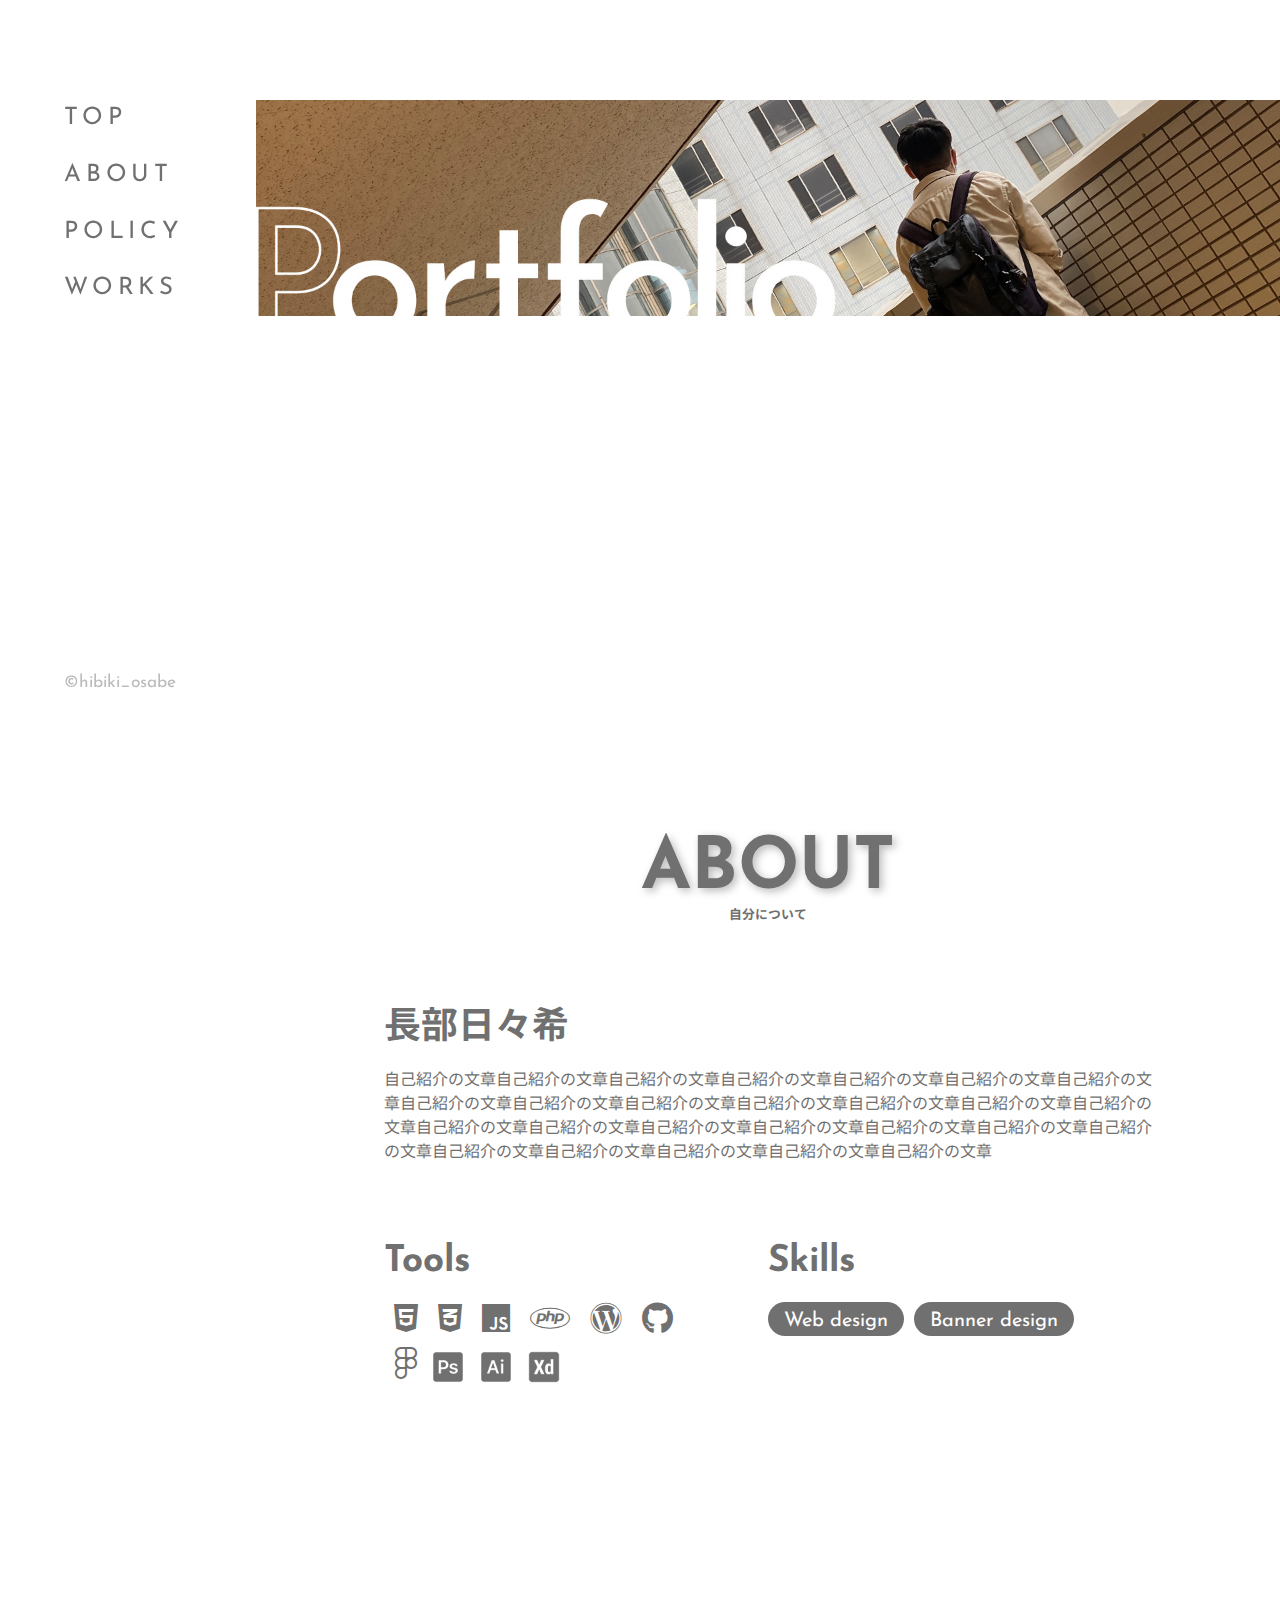
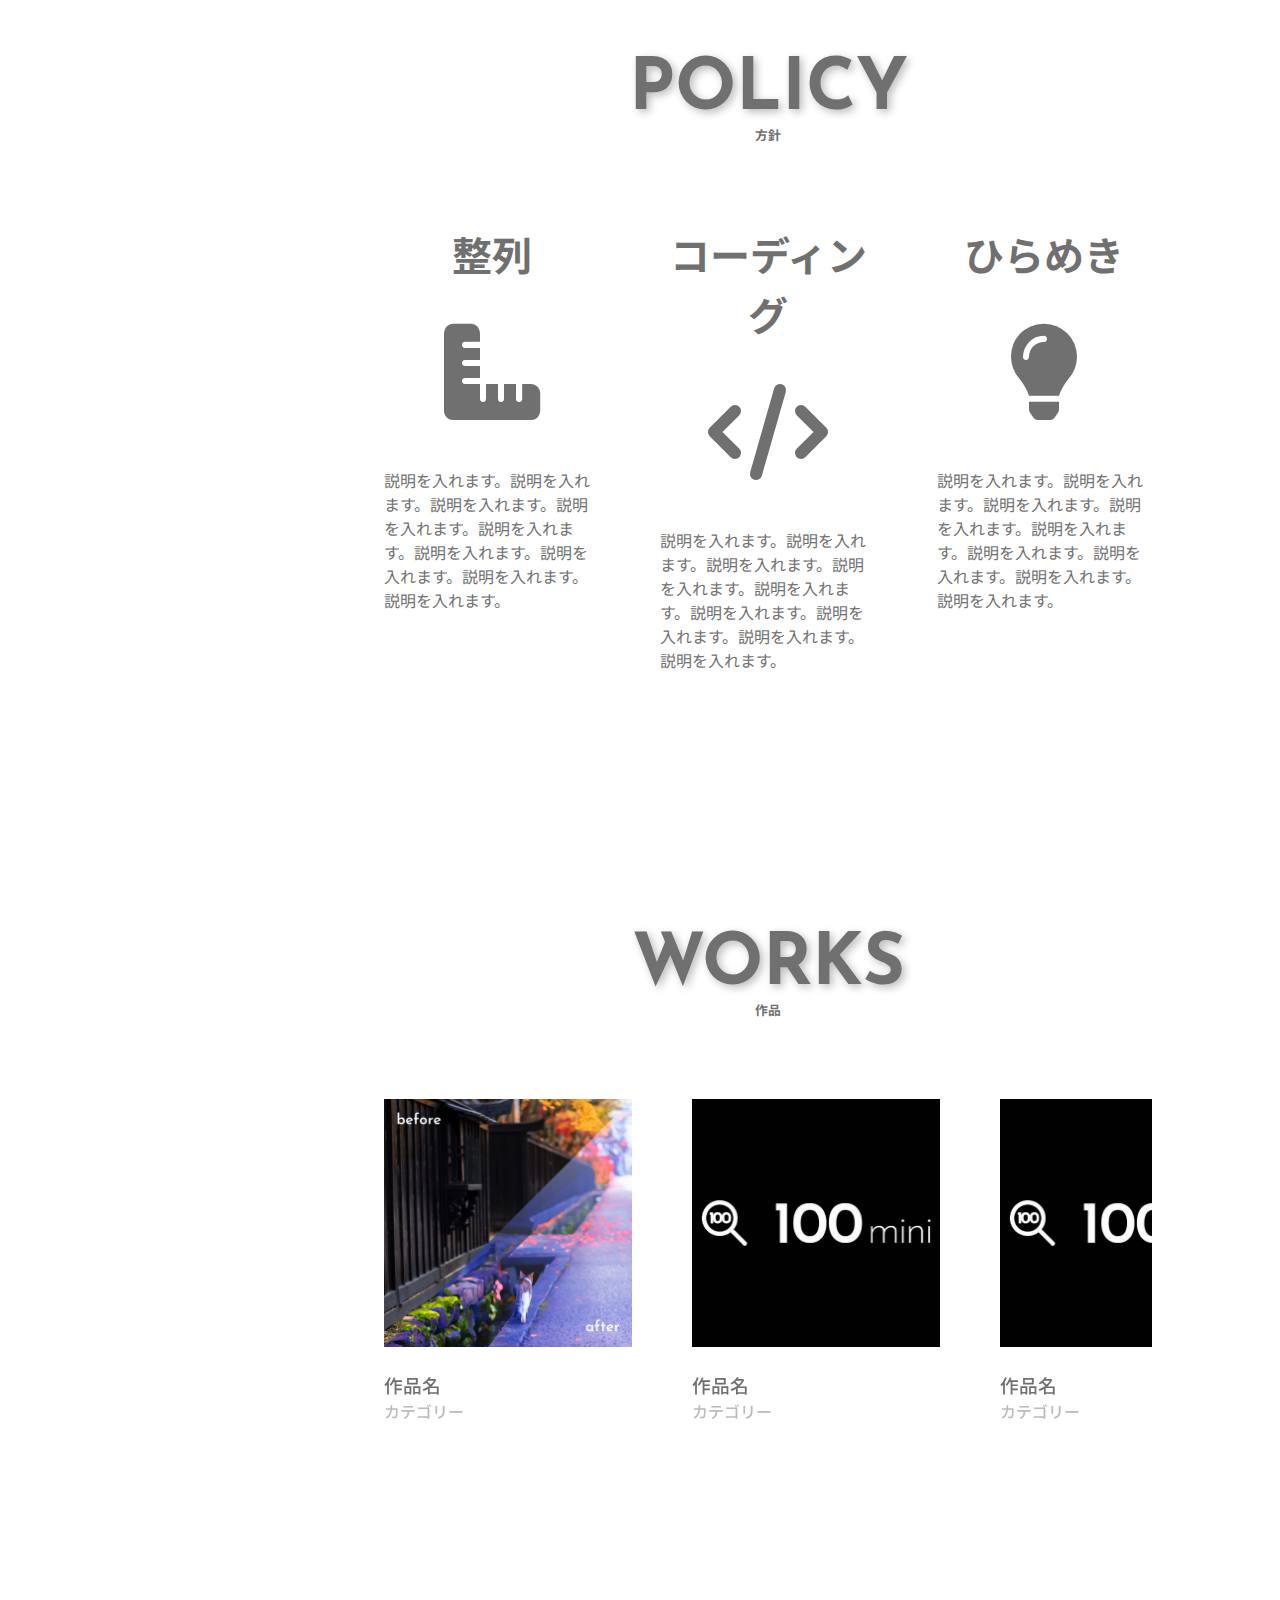
<file: index.html>
<!DOCTYPE html>
<html lang="ja">
  <head>
    <meta charset="UTF-8" />
    <meta http-equiv="X-UA-Compatible" content="IE=edge" />
    <meta name="viewport" content="width=device-width, initial-scale=1.0" />
    <link rel="stylesheet" href="./css/reset.css" />
    <link rel="stylesheet" href="./slick/slick-theme.css" />
    <link rel="stylesheet" href="./slick/slick.css" />
    <link rel="stylesheet" href="./css/style.css" />
    <link rel="stylesheet" href="./css/all.min.css" />
    <script src="https://ajax.googleapis.com/ajax/libs/jquery/3.1.0/jquery.min.js"></script>
    <script src="./slick/slick.min.js"></script>
    <script>
      $(function () {
        $(".works_slider").slick({
          slidesToShow: 2,
          slidesToScroll: 1,
          autoplay: true,
          autoplaySpeed: 4000,
          // leftMode:true,
          // leftPadding:"10%",
        });
      });
    </script>
    <title>Portfolio</title>
  </head>

  <body>
    <header>
      <nav class="gnav">
        <li class="gnav_item jf r"><a href="./index.html">TOP</a></li>
        <li class="gnav_item jf r"><a href="#about_container">ABOUT</a></li>
        <li class="gnav_item jf r"><a href="#policy_container">POLICY</a></li>
        <li class="gnav_item jf r"><a href="#works_container">WORKS</a></li>
      </nav>
      <p class="copyright jf r"><small>&copy;hibiki_osabe</small></p>
    </header>

    <main>
      <h1 class="site-title">
        <img src="./image/pf_top2_ph.jpg" alt="" />
      </h1>

      <section id="about_container">
        <h2 class="about_title jf b">ABOUT</h2>
        <p class="about_sub_title nt b">自分について</p>
        <section class="about_me">
          <h3 class="about_me_name nt b">長部日々希</h3>
          <p class="about_me_caption nt r">
            自己紹介の文章自己紹介の文章自己紹介の文章自己紹介の文章自己紹介の文章自己紹介の文章自己紹介の文章自己紹介の文章自己紹介の文章自己紹介の文章自己紹介の文章自己紹介の文章自己紹介の文章自己紹介の文章自己紹介の文章自己紹介の文章自己紹介の文章自己紹介の文章自己紹介の文章自己紹介の文章自己紹介の文章自己紹介の文章自己紹介の文章自己紹介の文章自己紹介の文章自己紹介の文章
          </p>
        </section>
        <div class="about_under">
          <section class="about_tools">
            <h3 class="about_tools_title jf b">Tools</h3>
            <ul class="about_tools_list">
              <li class="about_tools_list_item">
                <i class="fa-brands fa-html5"></i>
              </li>
              <li class="about_tools_list_item">
                <i class="fa-brands fa-css3-alt"></i>
              </li>
              <li class="about_tools_list_item">
                <i class="fa-brands fa-js"></i>
              </li>
              <li class="about_tools_list_item">
                <i class="fa-brands fa-php"></i>
              </li>
              <li class="about_tools_list_item">
                <i class="fa-brands fa-wordpress"></i>
              </li>
              <li class="about_tools_list_item">
                <i class="fa-brands fa-github"></i>
              </li>
              <li class="about_tools_list_item">
                <i class="fa-brands fa-figma"></i>
              </li>
              <li class="about_tools_list_item">
                <img src="./image/icons8-adobe-photoshop-480-gray.png" alt="" />
              </li>
              <li class="about_tools_list_item">
                <img
                  src="./image/icons8-adobe-illustrator-480-gray.png"
                  alt=""
                />
              </li>
              <li class="about_tools_list_item">
                <img src="./image/icons8-adobe-xd-480-gray.png" alt="" />
              </li>
              <li class="about_tools_list_item"></li>
            </ul>
          </section>
          <section class="about_skills">
            <h3 class="about_skills_title jf b">Skills</h3>
            <ul class="about_skills_list">
              <li class="about_skills_list_item jf">Web design</li>
              <li class="about_skills_list_item jf">Banner design</li>
            </ul>
          </section>
        </div>
      </section>

      <section id="policy_container">
        <h2 class="policy_title jf b">POLICY</h2>
        <p class="policy_sub_title nt b">方針</p>
        <div class="policy_item_container">
          <section class="policy_item">
            <h3 class="policy_item_title nt b">整列</h3>
            <figure class="policy_item_img">
              <i class="fa-solid fa-ruler-combined"></i>
            </figure>
            <p class="policy_item_caption nt">
              説明を入れます。説明を入れます。説明を入れます。説明を入れます。説明を入れます。説明を入れます。説明を入れます。説明を入れます。説明を入れます。
            </p>
          </section>
          <section class="policy_item">
            <h3 class="policy_item_title nt b">コーディング</h3>
            <figure class="policy_item_img">
              <i class="fa-solid fa-code"></i>
            </figure>
            <p class="policy_item_caption nt">
              説明を入れます。説明を入れます。説明を入れます。説明を入れます。説明を入れます。説明を入れます。説明を入れます。説明を入れます。説明を入れます。
            </p>
          </section>
          <section class="policy_item">
            <h3 class="policy_item_title nt b">ひらめき</h3>
            <figure class="policy_item_img">
              <i class="fa-solid fa-lightbulb"></i>
            </figure>
            <p class="policy_item_caption nt">
              説明を入れます。説明を入れます。説明を入れます。説明を入れます。説明を入れます。説明を入れます。説明を入れます。説明を入れます。説明を入れます。
            </p>
          </section>
        </div>
      </section>

      <section id="works_container">
        <h2 class="works_title jf b">WORKS</h2>
        <p class="works_sub_title nt b">作品</p>
        <div class="works_slider">
          <section class="works_item_container">
            <!-- <div> -->
            <figure class="works_item_img">
              <a href="./works.html"
                ><img src="./image/anime_cat.jpg" alt=""
              /></a>
            </figure>
            <h3 class="works_item_title nt m">作品名</h3>
            <p class="works_item_category nt m">カテゴリー</p>
            <!-- </div> -->
          </section>
          <section class="works_item_container">
            <!-- <div> -->
            <figure class="works_item_img">
              <img src="./image/100mini-500x500.jpg" alt="" />
            </figure>
            <h3 class="works_item_title nt m">作品名</h3>
            <p class="works_item_category nt m">カテゴリー</p>
            <!-- </div> -->
          </section>
          <section class="works_item_container">
            <!-- <div> -->
            <figure class="works_item_img">
              <img src="./image/100mini-500x500.jpg" alt="" />
            </figure>
            <h3 class="works_item_title nt m">作品名</h3>
            <p class="works_item_category nt m">カテゴリー</p>
            <!-- </div> -->
          </section>
          <section class="works_item_container">
            <!-- <div> -->
            <figure class="works_item_img">
              <img src="./image/100mini-500x500.jpg" alt="" />
            </figure>
            <h3 class="works_item_title nt m">作品名</h3>
            <p class="works_item_category nt m">カテゴリー</p>
            <!-- </div> -->
          </section>
        </div>
      </section>
    </main>

    <!-- <footer>
    </footer> -->
  </body>
</html>
</file>
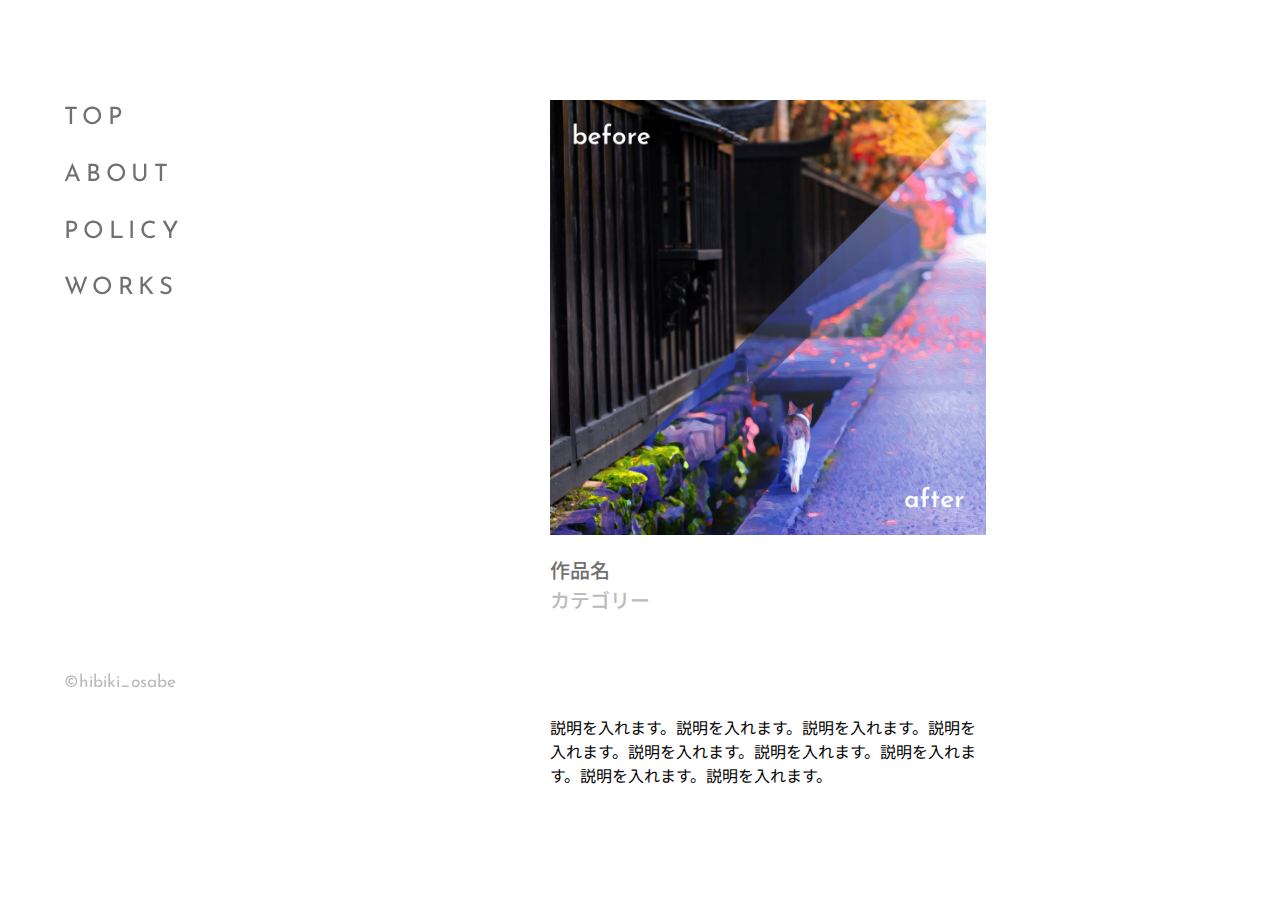
<file: works.html>
<!DOCTYPE html>
<html lang="ja">
<head>
    <meta charset="UTF-8">
    <meta http-equiv="X-UA-Compatible" content="IE=edge">
    <meta name="viewport" content="width=device-width, initial-scale=1.0">
    <link rel="stylesheet" href="./css/reset.css" />
    <link rel="stylesheet" href="./css/style.css" />
    <link rel="stylesheet" href="./css/works.css">
    <title>Portfolio</title>
</head>
<body>
    <header>
        <nav class="gnav">
            <li class="gnav_item jf r"><a href="./index.html">TOP</a></li>
            <li class="gnav_item jf r"><a href="./index.html#about_container">ABOUT</a></li>
            <li class="gnav_item jf r"><a href="./index.html#policy_container">POLICY</a></li>
            <li class="gnav_item jf r"><a href="./index.html#works_container">WORKS</a></li>
        </nav>
        <p class="copyright jf r"><small>&copy;hibiki_osabe</small></p>
    </header>
    <main>
        <section class="works-container">
            <figure class="works-img">
                <img src="./image/anime_cat.jpg" alt="">
            </figure>
            <h1 class="works-title nt m">作品名</h1>
            <p class="works-category nt m">カテゴリー</p>
            <p class="works-caption nt">説明を入れます。説明を入れます。説明を入れます。説明を入れます。説明を入れます。説明を入れます。説明を入れます。説明を入れます。説明を入れます。</p>
        </section>
    </main>
</body>
</html>
</file>
<file: css/style.css>
@import url('https://fonts.googleapis.com/css2?family=Josefin+Sans:wght@300;400;500;600;700&family=Noto+Sans+JP:wght@300;400;500;700&display=swap');
.nt {
    font-family: 'Noto Sans JP', sans-serif;
}

.jf {
    font-family: 'Josefin Sans', sans-serif;
}

.b {
    font-weight: 700;
}

.sb{
    font-weight: 600;
}

.m {
    font-weight: 500;
}

.r {
    font-weight: 400;
}

.l {
    font-weight: 300;
}




body {
    width: 100%;
    display: flex;
}

header {
    width: 20%;
    position: fixed;
}

.gnav {
    width: 50%;
    margin: 0 auto;
    margin-top: 100px;
}

.gnav_item {
    list-style: none;
    margin-bottom: 1.3em;
}

.gnav_item a {
    color: #707070;
    text-decoration: none;
    font-size: 1.5em;
    letter-spacing: 0.2em;
}


main {
    width: 80%;
    margin-left: 20%;
}

.site-title {
    width: 100%;
    margin-top: 100px;
}

.site-title img {
    width: 100%;
}

.copyright {
    width: 50%;
    color: #bbb;
    font-size: 1.3em;
    margin: 0 auto;
    margin-top: 360px;
}

#about_container {
    margin: 0 auto;
    margin-top: 500px;
    color: #707070;
    width: 75%;
    /* border: 1px solid red; */
}

.about_title {
    font-size: 4.5em;
    text-align: center;
    text-shadow: 3px 3px 9px #bbb;
}

.about_sub_title {
    font-size: 0.8em;
    text-align: center;
    margin-top: -20px;
}

.about_me_name {
    font-size: 2.3em;
    margin-top: 72px;
}

.about_me_caption {
    margin-top: 16px;
}

.about_under {
    display: flex;
    justify-content: space-between;
    margin-top: 72px;
    width: 100%;
}

.about_tools {
    width: 50%;
}

.about_tools_title {
    font-size: 2.3em;
    margin-bottom: 12px;
}

.about_tools_list {
    display: flex;
    flex-wrap: wrap;
    list-style: none;
    width: 80%;
    padding: 0;
}

.about_tools_list_item {
    margin-bottom: 10px;
}

.about_tools_list_item i {
    font-size: 32px;
    padding: 0 10px;
}

.about_tools_list_item img {
    width: 40px;
    margin-right: 8px;
    /* border: 1px solid red; */
}

.about_skills {
    width: 50%;
}

.about_skills_title {
    font-size: 2.3em;
    margin-bottom: 12px;
}

.about_skills_list {
    display: flex;
    flex-wrap: wrap;
    list-style: none;
    padding-left: 0;
}

.about_skills_list_item {
    background-color: #707070;
    color: #fff;
    font-size: 20px;
    padding: 4px 16px 0 16px;
    border-radius: 20px;
    margin-right: 10px;
    margin-bottom: 10px;
}

#policy_container {
    margin: 0 auto;
    margin-top: 240px;
    color: #707070;
    width: 75%;
    /* border: 1px solid red; */
}

.policy_title {
    font-size: 4.5em;
    text-align: center;
    text-shadow: 3px 3px 9px #bbb;
}

.policy_sub_title {
    font-size: 0.8em;
    text-align: center;
    margin-top: -20px;
}

.policy_item_container {
    width: 100%;
    display: flex;
    justify-content: space-between;
    margin-top: 80px;
}

.policy_item {
    width: 28%;
}

.policy_item_title {
    font-size: 2.5em;
    text-align: center;
    margin-bottom: 20px;
}

.policy_item_img {
    font-size: 6em;
    text-align: center;
    margin-bottom: 20px;
}

.policy_item_caption {}

#works_container {
    margin: 0 auto;
    margin-top: 240px;
    padding-bottom: 200px;
    color: #707070;
    width: 75%;
    /* border: 1px solid red; */
}

.works_title {
    font-size: 4.5em;
    text-align: center;
    text-shadow: 3px 3px 9px #bbb;
}

.works_sub_title {
    font-size: 0.8em;
    text-align: center;
    margin-top: -20px;
}

.works_slider {
    margin-top: 80px;
}

.works_item_container div {
    width: 100%;
}

.works_item_img img {
    transition: all 0.3s;
}

.works_item_img img:hover {
    filter: grayscale(100%);
    transform: scale(0.9);
}

.works_item_title {
    margin-top: 24px;
}

.works_item_category {
    color: #bbb;
}

.slick-list {
    padding: 0 20% 0 0 !important;
}
.slick-slide {
    margin-right: 60px;
}
.slick-list img {
    width: 100%;
}
</file>
<file: css/works.css>
.works-container {
    width: 42.5%;
    margin: 0 auto;
    margin-top: 100px;
}

/* .works-img img {
    width: 100%;
    margin: 0 auto;
} */

.works-title {
    font-size: 20px;
    color: #707070;
    margin-top: 20px;
}

.works-category {
    font-size: 20px;
    color: #bbb;
}

.works-caption {
    margin-top: 100px;
}
</file>
